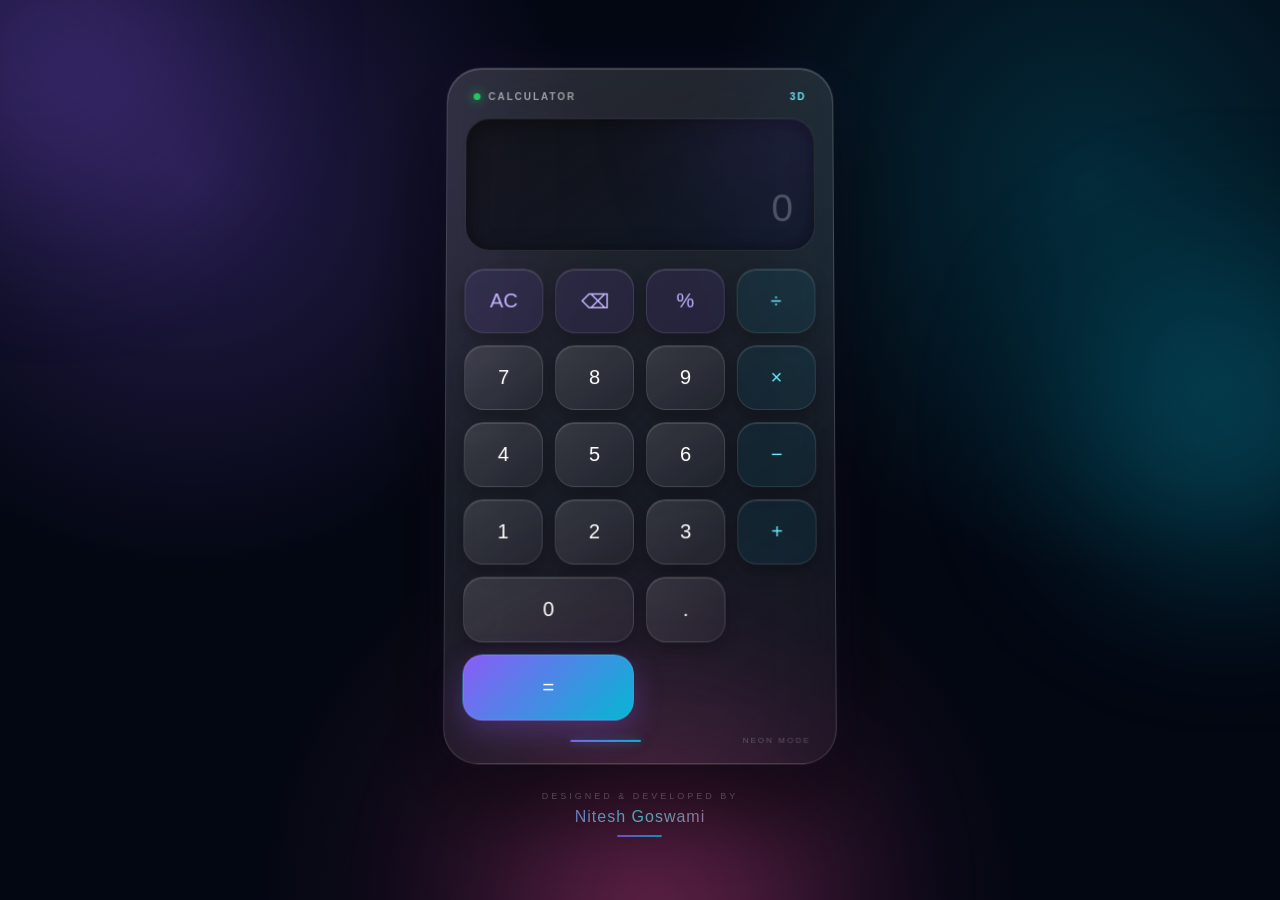
<file: Calculator-alpha/index.html>
<!DOCTYPE html>
<html lang="en">

<head>
    <meta charset="UTF-8">
    <meta name="viewport" content="width=device-width, initial-scale=1.0">

    <title>Nitesh 3D Calculator</title>

    <link rel="stylesheet" href="style.css">
</head>

<body>

    <div class="background">
        <div class="orb orb-one"></div>
        <div class="orb orb-two"></div>
        <div class="orb orb-three"></div>
    </div>

    <main class="calculator">

        <div class="top-bar">
            <span class="status-dot"></span>
            <span>CALCULATOR</span>
            <span class="version">3D</span>
        </div>

        <div class="display">

            <div class="display-glow"></div>

            <div class="history" id="history"></div>

            <input
                type="text"
                id="display"
                readonly
                placeholder="0"
            >

        </div>

        <div class="buttons">

            <button class="btn utility clear">AC</button>
            <button class="btn utility delete">⌫</button>
            <button class="btn utility percent">%</button>
            <button class="btn operator">÷</button>

            <button class="btn number">7</button>
            <button class="btn number">8</button>
            <button class="btn number">9</button>
            <button class="btn operator">×</button>

            <button class="btn number">4</button>
            <button class="btn number">5</button>
            <button class="btn number">6</button>
            <button class="btn operator">−</button>

            <button class="btn number">1</button>
            <button class="btn number">2</button>
            <button class="btn number">3</button>
            <button class="btn operator">+</button>

            <button class="btn number zero">0</button>
            <button class="btn number">.</button>
            <button class="btn equal">=</button>

        </div>

        <div class="calculator-bottom">
            <span></span>
            <div class="mini-line"></div>
            <span>NEON MODE</span>
        </div>

    </main>

    <footer class="footer">

        <p>DESIGNED & DEVELOPED BY</p>

        <h2>Nitesh Goswami</h2>

        <div class="footer-line"></div>

    </footer>

    <script src="script.js"></script>

</body>

</html>
</file>
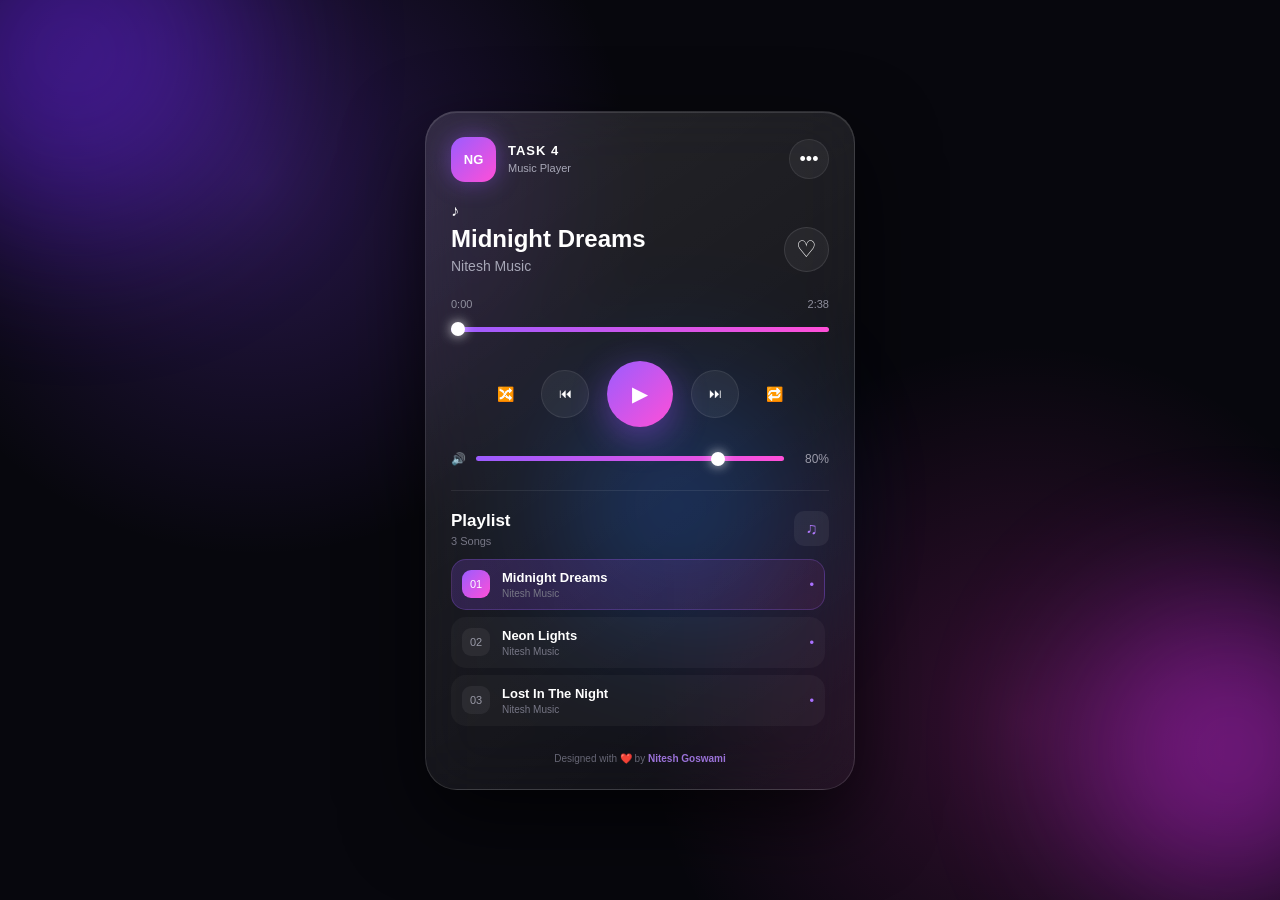
<file: Music Player using JavaScript/index.html>
<!doctype html>
<html lang="en">
  <head>
    <meta charset="UTF-8" />
    <meta name="viewport" content="width=device-width, initial-scale=1.0" />

    <title>NG Music Player</title>

    <link rel="stylesheet" href="./style.css" />
  </head>   
        
  <body>   
    <div class="background">       
      <div class="orb orb-1"></div>        
      <div class="orb orb-2"></div>
      <div class="orb orb-3"></div>
    </div>     

    <main class="player">
      <!-- TOP BAR -->

      <header class="top-bar">
        <div class="brand">
          <div class="brand-icon">NG</div>

          <div>
            <h3>TASK 4</h3>
            <span>Music Player</span>
          </div>
        </div>

        <button class="menu-btn">•••</button>
      </header>

      <!-- MUSIC ICON -->

      <div class="music-icon-box">
        <div class="music-icon">♪</div>

        <div class="sound-wave">
          <span></span>
          <span></span>
          <span></span>
          <span></span>
          <span></span>
        </div>
      </div>

      <!-- SONG INFO -->

      <section class="song-info">
        <div>
          <h1 id="title">Song One</h1>

          <p id="artist">Nitesh Music</p>
        </div>

        <button id="likeBtn" class="like-btn">♡</button>
      </section>

      <!-- AUDIO -->

      <audio id="audio"></audio>

      <!-- PROGRESS -->

      <section class="progress-section">
        <div class="time-row">
          <span id="currentTime"> 0:00 </span>

          <span id="duration"> 0:00 </span>
        </div>

        <input type="range" id="progress" min="0" max="100" value="0" />
      </section>

      <!-- CONTROLS -->

      <section class="main-controls">
        <button id="shuffle" class="small-control">🔀</button>

        <button id="prev" class="control">⏮</button>

        <button id="play" class="play-btn">▶</button>

        <button id="next" class="control">⏭</button>

        <button id="repeat" class="small-control">🔁</button>
      </section>

      <!-- VOLUME -->

      <section class="volume-section">
        <span>🔊</span>

        <input
          type="range"
          id="volume"
          min="0"
          max="1"
          step="0.01"
          value="0.8"
        />

        <span id="volumeValue"> 80% </span>
      </section>

      <!-- PLAYLIST -->

      <section class="playlist-section">
        <div class="playlist-heading">
          <div>
            <h2>Playlist</h2>

            <p id="songCount">3 Songs</p>
          </div>

          <span class="playlist-icon"> ♫ </span>
        </div>

        <ul id="playlist"></ul>
      </section>

      <footer>
        Designed with ❤️ by
        <strong>Nitesh Goswami</strong>
      </footer>
    </main>

    <script src="./script.js"></script>
  </body>
</html>
</file>
<file: Calculator-alpha/style.css>
* {
    margin: 0;
    padding: 0;
    box-sizing: border-box;
}

:root {
    --bg: #030712;
    --purple: #8b5cf6;
    --blue: #06b6d4;
    --pink: #ec4899;
    --white: #ffffff;
}

body {
    min-height: 100vh;

    display: flex;
    flex-direction: column;
    justify-content: center;
    align-items: center;

    gap: 30px;
    padding: 30px 15px;

    font-family: Arial, Helvetica, sans-serif;
    color: var(--white);

    background:
        radial-gradient(
            circle at 15% 20%,
            rgba(139, 92, 246, 0.25),
            transparent 30%
        ),
        radial-gradient(
            circle at 85% 20%,
            rgba(6, 182, 212, 0.20),
            transparent 30%
        ),
        radial-gradient(
            circle at 50% 100%,
            rgba(236, 72, 153, 0.16),
            transparent 35%
        ),
        var(--bg);

    overflow: hidden;
}

.background {
    position: fixed;
    inset: 0;
    overflow: hidden;
    pointer-events: none;
    z-index: -1;
}

.orb {
    position: absolute;

    width: 300px;
    height: 300px;

    border-radius: 50%;

    filter: blur(90px);
    opacity: 0.3;

    animation: floating 9s ease-in-out infinite alternate;
}

.orb-one {
    left: -100px;
    top: -100px;
    background: var(--purple);
}

.orb-two {
    right: -100px;
    top: 30%;
    background: var(--blue);
    animation-delay: -3s;
}

.orb-three {
    left: 40%;
    bottom: -150px;
    background: var(--pink);
    animation-delay: -6s;
}

@keyframes floating {
    from {
        transform: translate(0, 0) scale(1);
    }

    to {
        transform: translate(70px, -50px) scale(1.2);
    }
}

.calculator {
    width: min(390px, 94vw);

    padding: 18px;

    border-radius: 35px;

    background:
        linear-gradient(
            145deg,
            rgba(255, 255, 255, 0.14),
            rgba(255, 255, 255, 0.035)
        );

    border: 1px solid rgba(255, 255, 255, 0.14);

    backdrop-filter: blur(25px);
    -webkit-backdrop-filter: blur(25px);

    box-shadow:
        0 40px 100px rgba(0, 0, 0, 0.65),
        inset 0 1px rgba(255, 255, 255, 0.2),
        0 0 50px rgba(139, 92, 246, 0.08);

    transform:
        perspective(1200px)
        rotateX(2deg);

    transition: 0.4s ease;
}

.calculator:hover {
    transform:
        perspective(1200px)
        rotateX(0deg)
        translateY(-4px);
}

.top-bar {
    height: 32px;

    display: flex;
    align-items: center;

    gap: 8px;

    padding: 0 8px 12px;

    color: rgba(255, 255, 255, 0.55);

    font-size: 10px;

    letter-spacing: 2px;

    font-weight: bold;
}

.status-dot {
    width: 7px;
    height: 7px;

    border-radius: 50%;

    background: #22c55e;

    box-shadow: 0 0 12px #22c55e;

    animation: pulse 1.8s infinite;
}

.version {
    margin-left: auto;
    color: #67e8f9;
}

@keyframes pulse {
    50% {
        opacity: 0.35;
        box-shadow: 0 0 4px #22c55e;
    }
}

.display {
    position: relative;

    height: 135px;

    padding: 20px;

    margin-bottom: 18px;

    display: flex;
    flex-direction: column;
    justify-content: flex-end;

    overflow: hidden;

    border-radius: 25px;

    background:
        linear-gradient(
            145deg,
            rgba(0, 0, 0, 0.55),
            rgba(15, 23, 42, 0.7)
        );

    border: 1px solid rgba(255, 255, 255, 0.1);

    box-shadow:
        inset 0 2px 20px rgba(0, 0, 0, 0.5),
        inset 0 1px rgba(255, 255, 255, 0.08);
}

.display::before {
    content: "";

    position: absolute;

    width: 180px;
    height: 180px;

    top: -100px;
    right: -70px;

    border-radius: 50%;

    background: var(--purple);

    filter: blur(70px);

    opacity: 0.15;
}

.display-glow {
    position: absolute;
    inset: 0;

    pointer-events: none;

    background:
        linear-gradient(
            110deg,
            transparent 30%,
            rgba(255, 255, 255, 0.06),
            transparent 70%
        );

    transform: translateX(-100%);

    animation: displayShine 4s infinite;
}

@keyframes displayShine {
    60% {
        transform: translateX(100%);
    }

    100% {
        transform: translateX(100%);
    }
}

.history {
    min-height: 20px;

    margin-bottom: 5px;

    text-align: right;

    color: rgba(255, 255, 255, 0.3);

    font-size: 12px;

    overflow: hidden;
}

#display {
    width: 100%;

    border: none;
    outline: none;

    background: transparent;

    color: white;

    text-align: right;

    font-size: 39px;

    font-weight: 300;

    letter-spacing: 1px;
}

#display::placeholder {
    color: rgba(255, 255, 255, 0.25);
}

.buttons {
    display: grid;

    grid-template-columns: repeat(4, 1fr);

    gap: 12px;
}

.btn {
    position: relative;

    height: 65px;

    border: none;
    outline: none;

    border-radius: 20px;

    color: white;

    background:
        linear-gradient(
            145deg,
            rgba(255, 255, 255, 0.12),
            rgba(255, 255, 255, 0.045)
        );

    border: 1px solid rgba(255, 255, 255, 0.1);

    font-size: 20px;

    cursor: pointer;

    overflow: hidden;

    box-shadow:
        0 7px 15px rgba(0, 0, 0, 0.25),
        inset 0 1px rgba(255, 255, 255, 0.12);

    transition:
        transform 0.15s ease,
        box-shadow 0.2s ease,
        background 0.2s ease;
}

.btn::before {
    content: "";

    position: absolute;

    width: 80px;
    height: 140%;

    top: -20%;
    left: -100px;

    background: rgba(255, 255, 255, 0.13);

    transform: rotate(20deg);

    transition: left 0.5s ease;
}

.btn:hover::before {
    left: 120%;
}

.btn:hover {
    transform: translateY(-3px);

    background: rgba(255, 255, 255, 0.13);

    box-shadow:
        0 12px 25px rgba(0, 0, 0, 0.35),
        0 0 20px rgba(139, 92, 246, 0.1);
}

.btn:active {
    transform:
        translateY(3px)
        scale(0.96);
}

.utility {
    color: #c4b5fd;
    background: rgba(139, 92, 246, 0.1);
}

.utility:hover {
    background: rgba(139, 92, 246, 0.2);
}

.operator {
    color: #67e8f9;
    background: rgba(6, 182, 212, 0.08);
}

.operator:hover {
    background: rgba(6, 182, 212, 0.18);

    box-shadow:
        0 0 25px rgba(6, 182, 212, 0.15);
}

.equal {
    grid-column: span 2;

    color: white;

    background:
        linear-gradient(
            135deg,
            var(--purple),
            var(--blue)
        );

    box-shadow:
        0 10px 30px rgba(139, 92, 246, 0.3);
}

.equal:hover {
    background:
        linear-gradient(
            135deg,
            #9f67ff,
            #22d3ee
        );
}

.zero {
    grid-column: span 2;
}

.calculator-bottom {
    display: flex;

    align-items: center;
    justify-content: space-between;

    margin-top: 15px;

    padding: 0 7px;

    color: rgba(255, 255, 255, 0.25);

    font-size: 8px;

    letter-spacing: 2px;
}

.mini-line {
    width: 70px;
    height: 2px;

    border-radius: 10px;

    background:
        linear-gradient(
            90deg,
            var(--purple),
            var(--blue)
        );

    box-shadow:
        0 0 10px rgba(6, 182, 212, 0.5);
}

.footer {
    text-align: center;

    color: rgba(255, 255, 255, 0.4);
}

.footer p {
    font-size: 9px;

    letter-spacing: 3px;

    margin-bottom: 7px;
}

.footer h2 {
    font-size: 16px;

    font-weight: 500;

    background:
        linear-gradient(
            90deg,
            #a78bfa,
            #67e8f9,
            #f472b6
        );

    -webkit-background-clip: text;
    -webkit-text-fill-color: transparent;

    letter-spacing: 1px;
}

.footer-line {
    width: 45px;
    height: 2px;

    margin: 9px auto 0;

    background:
        linear-gradient(
            90deg,
            var(--purple),
            var(--blue)
        );

    border-radius: 10px;
}

@media (max-width: 450px) {

    body {
        padding: 20px 10px;
        gap: 20px;
    }

    .calculator {
        padding: 14px;
        border-radius: 30px;
    }

    .display {
        height: 120px;
    }

    #display {
        font-size: 33px;
    }

    .btn {
        height: 59px;
        border-radius: 17px;
        font-size: 18px;
    }

    .buttons {
        gap: 9px;
    }
}
</file>
<file: Music Player using JavaScript/style.css>
* {
    margin: 0;
    padding: 0;
    box-sizing: border-box;
}

:root {
    --purple: #9b5cff;
    --blue: #4c8dff;
    --pink: #ff4fd8;
    --white: #ffffff;
    --muted: #a7a7b7;
}

body {
    min-height: 100vh;

    display: flex;
    justify-content: center;
    align-items: center;

    font-family: Arial, Helvetica, sans-serif;

    color: var(--white);

    background:
        radial-gradient(
            circle at 20% 20%,
            rgba(137, 71, 255, 0.25),
            transparent 30%
        ),
        radial-gradient(
            circle at 80% 80%,
            rgba(255, 56, 207, 0.18),
            transparent 30%
        ),
        #07070d;

    overflow-x: hidden;
}


/* Background */

.background {
    position: fixed;
    inset: 0;
    overflow: hidden;

    pointer-events: none;
}

.orb {
    position: absolute;

    border-radius: 50%;

    filter: blur(80px);

    opacity: 0.45;

    animation: float 8s infinite alternate ease-in-out;
}

.orb-1 {
    width: 350px;
    height: 350px;

    background: #7227ff;

    top: -120px;
    left: -100px;
}

.orb-2 {
    width: 300px;
    height: 300px;

    background: #e62dff;

    right: -100px;
    bottom: 0;

    animation-delay: 2s;
}

.orb-3 {
    width: 200px;
    height: 200px;

    background: #176eff;

    left: 45%;
    top: 45%;

    animation-delay: 4s;
}

@keyframes float {

    from {
        transform: translate(0, 0) scale(1);
    }

    to {
        transform: translate(50px, -30px) scale(1.15);
    }
}


/* Main Player */

.player {
    position: relative;

    width: min(430px, 94vw);

    padding: 25px;

    border-radius: 32px;

    background:
        linear-gradient(
            145deg,
            rgba(255,255,255,0.12),
            rgba(255,255,255,0.035)
        );

    border: 1px solid rgba(255,255,255,0.12);

    backdrop-filter: blur(30px);

    box-shadow:
        0 30px 80px rgba(0,0,0,0.65),
        inset 0 1px rgba(255,255,255,0.12);

    overflow: hidden;
}


/* Top Bar */

.top-bar {
    display: flex;
    justify-content: space-between;
    align-items: center;

    margin-bottom: 20px;
}

.brand {
    display: flex;
    align-items: center;

    gap: 12px;
}

.brand-icon {
    width: 45px;
    height: 45px;

    display: grid;
    place-items: center;

    border-radius: 14px;

    font-size: 13px;
    font-weight: 800;

    background:
        linear-gradient(
            135deg,
            var(--purple),
            var(--pink)
        );

    box-shadow:
        0 0 25px rgba(155,92,255,0.45);
}

.brand h3 {
    font-size: 13px;
    letter-spacing: 1px;
}

.brand span {
    color: var(--muted);
    font-size: 11px;
}

.menu-btn {
    width: 40px;
    height: 40px;

    border: 1px solid rgba(255,255,255,0.08);

    border-radius: 50%;

    color: white;

    background: rgba(255,255,255,0.05);

    cursor: pointer;

    font-size: 18px;
}


/* Album */

.album-section {
    position: relative;

    display: flex;
    justify-content: center;

    padding: 12px 0 25px;
}

.album-container {
    position: relative;

    width: 245px;
    height: 245px;

    z-index: 2;
}

.album-container img {
    position: relative;

    width: 100%;
    height: 100%;

    object-fit: cover;

    border-radius: 28px;

    z-index: 3;

    box-shadow:
        0 25px 50px rgba(0,0,0,0.6);

    transition: transform 0.5s ease;
}

.album-container:hover img {
    transform: scale(1.035);
}


/* Glow */

.album-glow {
    position: absolute;

    width: 230px;
    height: 230px;

    border-radius: 50%;

    background:
        linear-gradient(
            135deg,
            #8f45ff,
            #ff32d1
        );

    filter: blur(55px);

    opacity: 0.55;

    animation: albumGlow 3s infinite alternate;
}

@keyframes albumGlow {

    from {
        transform: scale(0.9);
        opacity: 0.35;
    }

    to {
        transform: scale(1.15);
        opacity: 0.6;
    }
}


/* Vinyl */

.vinyl {
    position: absolute;

    width: 205px;
    height: 205px;

    right: -65px;
    top: 20px;

    border-radius: 50%;

    background:
        repeating-radial-gradient(
            circle,
            #17171e 0px,
            #17171e 3px,
            #24242d 4px,
            #101015 6px
        );

    z-index: 1;

    box-shadow:
        0 15px 35px rgba(0,0,0,0.5);

    transition: right 0.5s ease;
}

.album-container:hover .vinyl {
    right: -95px;
}

.vinyl::after {
    content: "";

    position: absolute;

    width: 45px;
    height: 45px;

    top: 50%;
    left: 50%;

    transform: translate(-50%, -50%);

    border-radius: 50%;

    background:
        linear-gradient(
            135deg,
            var(--pink),
            var(--purple)
        );

    box-shadow:
        0 0 20px rgba(255,70,210,0.5);
}


/* Song Info */

.song-info {
    display: flex;

    justify-content: space-between;
    align-items: center;

    margin-top: 5px;
}

.song-info h1 {
    font-size: 24px;

    max-width: 300px;

    white-space: nowrap;
    overflow: hidden;
    text-overflow: ellipsis;
}

.song-info p {
    margin-top: 5px;

    color: var(--muted);

    font-size: 14px;
}

.like-btn {
    width: 45px;
    height: 45px;

    border: 1px solid rgba(255,255,255,0.1);

    border-radius: 50%;

    color: white;

    background: rgba(255,255,255,0.05);

    font-size: 23px;

    cursor: pointer;

    transition: 0.3s;
}

.like-btn.active {
    color: #ff4fcf;

    box-shadow:
        0 0 20px rgba(255,79,207,0.35);
}


/* Progress */

.progress-section {
    margin-top: 24px;
}

.time-row {
    display: flex;
    justify-content: space-between;

    color: #8f8f9d;

    font-size: 11px;

    margin-bottom: 8px;
}

input[type="range"] {
    appearance: none;

    width: 100%;
    height: 5px;

    border-radius: 10px;

    background:
        linear-gradient(
            90deg,
            var(--purple),
            var(--pink)
        );

    cursor: pointer;
}

input[type="range"]::-webkit-slider-thumb {
    appearance: none;

    width: 14px;
    height: 14px;

    border-radius: 50%;

    background: white;

    box-shadow:
        0 0 12px rgba(255,255,255,0.8);
}


/* Controls */

.main-controls {
    display: flex;

    align-items: center;
    justify-content: center;

    gap: 18px;

    margin: 25px 0;
}

.control,
.small-control,
.play-btn {
    border: none;

    color: white;

    cursor: pointer;

    transition: 0.25s;
}

.control {
    width: 48px;
    height: 48px;

    border-radius: 50%;

    background: rgba(255,255,255,0.06);

    border: 1px solid rgba(255,255,255,0.08);
}

.small-control {
    width: 35px;
    height: 35px;

    border-radius: 50%;

    background: transparent;

    color: #8e8e9b;

    font-size: 14px;
}

.play-btn {
    width: 66px;
    height: 66px;

    border-radius: 50%;

    font-size: 21px;

    background:
        linear-gradient(
            135deg,
            var(--purple),
            var(--pink)
        );

    box-shadow:
        0 10px 35px rgba(157,80,255,0.45);
}

.control:hover,
.small-control:hover {
    transform: scale(1.1);

    color: white;
}

.play-btn:hover {
    transform: scale(1.08);
}


/* Volume */

.volume-section {
    display: flex;

    align-items: center;

    gap: 10px;

    color: #9b9ba9;

    font-size: 12px;

    margin-bottom: 24px;
}

.volume-section input {
    flex: 1;
}

#volumeValue {
    width: 35px;

    text-align: right;
}


/* Playlist */

.playlist-section {
    border-top: 1px solid rgba(255,255,255,0.08);

    padding-top: 20px;
}

.playlist-heading {
    display: flex;

    justify-content: space-between;
    align-items: center;

    margin-bottom: 12px;
}

.playlist-heading h2 {
    font-size: 17px;
}

.playlist-heading p {
    margin-top: 4px;

    color: #777786;

    font-size: 11px;
}

.playlist-icon {
    width: 35px;
    height: 35px;

    display: grid;
    place-items: center;

    border-radius: 10px;

    background: rgba(255,255,255,0.06);

    color: #b37aff;
}


/* Playlist Item */

#playlist {
    list-style: none;

    max-height: 180px;

    overflow-y: auto;

    padding-right: 4px;
}

#playlist::-webkit-scrollbar {
    width: 4px;
}

#playlist::-webkit-scrollbar-thumb {
    background: rgba(255,255,255,0.15);

    border-radius: 10px;
}

.song-item {
    display: flex;

    align-items: center;

    gap: 12px;

    padding: 10px;

    margin-bottom: 7px;

    border-radius: 15px;

    cursor: pointer;

    background: rgba(255,255,255,0.035);

    border: 1px solid transparent;

    transition: 0.25s;
}

.song-item:hover {
    background: rgba(255,255,255,0.08);
}

.song-item.active {
    background:
        linear-gradient(
            90deg,
            rgba(148,78,255,0.2),
            rgba(255,75,211,0.08)
        );

    border-color: rgba(160,100,255,0.25);
}

.song-number {
    width: 28px;
    height: 28px;

    display: grid;
    place-items: center;

    border-radius: 9px;

    background: rgba(255,255,255,0.06);

    color: #9999a7;

    font-size: 11px;
}

.song-item.active .song-number {
    background:
        linear-gradient(
            135deg,
            var(--purple),
            var(--pink)
        );

    color: white;
}

.song-details {
    flex: 1;

    min-width: 0;
}

.song-details strong {
    display: block;

    font-size: 13px;

    white-space: nowrap;

    overflow: hidden;

    text-overflow: ellipsis;
}

.song-details span {
    display: block;

    color: #777786;

    font-size: 10px;

    margin-top: 3px;
}

.song-status {
    color: #a970ff;

    font-size: 13px;
}


/* Footer */

footer {
    text-align: center;

    color: #666675;

    font-size: 10px;

    margin-top: 20px;
}

footer strong {
    color: #9b72d9;
}


/* Playing Animation */

.playing .album-container img {
    animation: musicPulse 1.5s infinite alternate;
}

@keyframes musicPulse {

    from {
        transform: scale(1);
    }

    to {
        transform: scale(1.025);
    }
}


/* Mobile */

@media (max-width: 500px) {

    .player {
        padding: 20px;

        border-radius: 26px;
    }

    .album-container {
        width: 210px;
        height: 210px;
    }

    .vinyl {
        width: 175px;
        height: 175px;

        right: -55px;
    }

    .album-container:hover .vinyl {
        right: -70px;
    }

    .song-info h1 {
        font-size: 20px;
    }

    .main-controls {
        gap: 10px;
    }

    .play-btn {
        width: 60px;
        height: 60px;
    }
}
</file>
